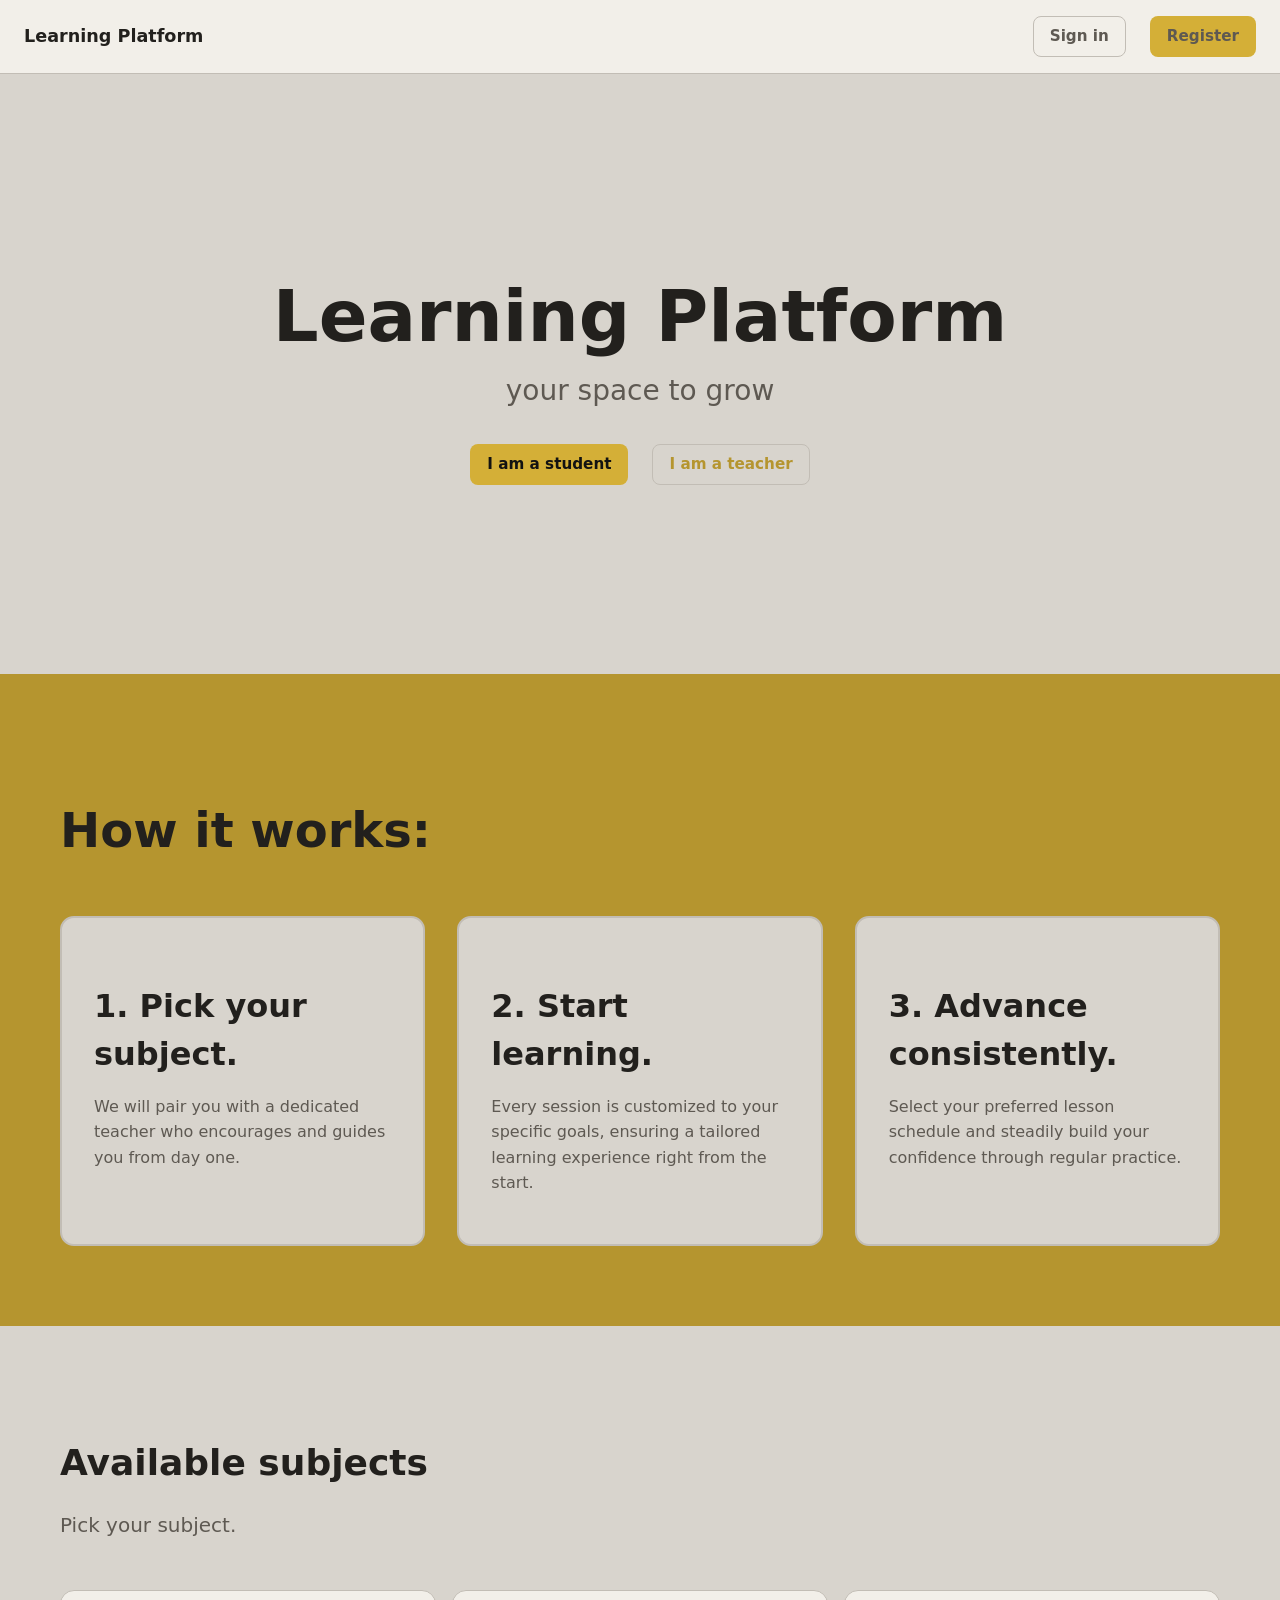
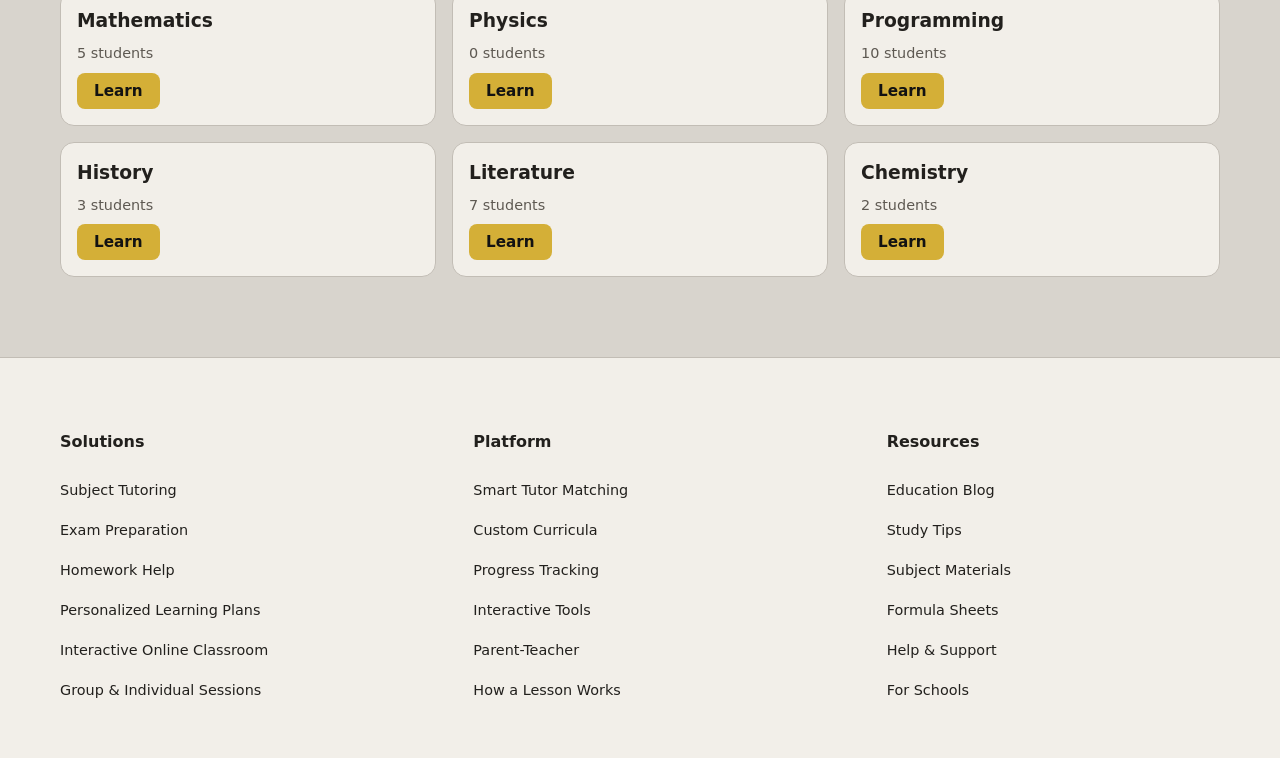
<file: pages/index.html>
<!DOCTYPE html>
<html lang="en-US">
<head>
  <meta charset="UTF-8">
  <meta name="viewport" content="width=device-width, initial-scale=1.0">
  <title>Index - Learnplat</title>
  <link rel="stylesheet" href="../css/styles.css">
  <script src="../js/script.js" defer></script>
</head>
<body>
  <header class="navbar">
    <a href="index.html" class="navbar__logo">Learning Platform</a>
    <nav>
      <ul class="navbar__links">
        <li><a href="login.html" class="button button-secondary" type="button">Sign in</a></il>
        <li><a class="button button-primary" type="button">Register</a></il>
      </ul>
    </nav>
  </header>

  <section class="hero">
    <h1 class="hero__title">Learning Platform</h1>
    <p class="hero__subtitle">your space to grow</p>
    <div class="hero__buttons">
      <a href="login.html" class="button button-primary" type="button">I am a student</a>
      <a href="login.html" class="button button-secondary" type="button">I am a teacher</a>
    </div>
  </section>

  <!-- How it works section -->
  <section class="how-it-works">
    <h2 class="how-it-works__title">How it works:</h2>
    <div class="steps__grid">
      <div class="steps__card">
        <h3 class="steps__title">1. Pick your subject.</h3>
        <p class="steps__description">We will pair you with a dedicated teacher who encourages and guides you from day one.</p>
      </div>
      <div class="steps__card">
        <h3 class="steps__title">2. Start learning.</h3>
        <p class="steps__description">Every session is customized to your specific goals, ensuring a tailored learning experience right from the start.</p>
      </div>
      <div class="steps__card">
        <h3 class="steps__title">3. Advance consistently.</h3>
        <p class="steps__description">Select your preferred lesson schedule and steadily build your confidence through regular practice.</p>
      </div>
    </div>
  </section>  
  
  <!-- Subjects Section -->
  <section class="subjects">
    <h2 class="subjects__heading">Available subjects</h2>
    <p class="subjects__subheading">Pick your subject.</p>
    <section class="dashboard-grid" aria-label="Available subjects" id="index-grid">
    </section>
  </section>

  <!-- Footer -->
  <footer class="footer">
    <div class="footer__columns">
      <div class="footer__column">
        <h4 class="footer__column-title">Solutions</h4>
        <ul class="footer__list">
          <li class="footer__item"><a href="#" class="footer__link">Subject Tutoring</a></li>
          <li class="footer__item"><a href="#" class="footer__link">Exam Preparation</a></li>
          <li class="footer__item"><a href="#" class="footer__link">Homework Help</a></li>
          <li class="footer__item"><a href="#" class="footer__link">Personalized Learning Plans</a></li>
          <li class="footer__item"><a href="#" class="footer__link">Interactive Online Classroom</a></li>
          <li class="footer__item"><a href="#" class="footer__link">Group & Individual Sessions</a></li>
        </ul>
      </div>
      <div class="footer__column">
        <h4 class="footer__column-title">Platform</h4>
        <ul class="footer__list">
          <li class="footer__item"><a href="#" class="footer__link">Smart Tutor Matching</a></li>
          <li class="footer__item"><a href="#" class="footer__link">Custom Curricula</a></li>
          <li class="footer__item"><a href="#" class="footer__link">Progress Tracking</a></li>
          <li class="footer__item"><a href="#" class="footer__link">Interactive Tools</a></li>
          <li class="footer__item"><a href="#" class="footer__link">Parent-Teacher</a></li>
          <li class="footer__item"><a href="#" class="footer__link">How a Lesson Works</a></li>
        </ul>
      </div>
      <div class="footer__column">
        <h4 class="footer__column-title">Resources</h4>
        <ul class="footer__list">
          <li class="footer__item"><a href="#" class="footer__link">Education Blog</a></li>
          <li class="footer__item"><a href="#" class="footer__link">Study Tips</a></li>
          <li class="footer__item"><a href="#" class="footer__link">Subject Materials</a></li>
          <li class="footer__item"><a href="#" class="footer__link">Formula Sheets</a></li>
          <li class="footer__item"><a href="#" class="footer__link">Help & Support</a></li>
          <li class="footer__item"><a href="#" class="footer__link">For Schools</a></li>
        </ul>
      </div>
    </div>
  </footer>
</body>
</html>
</file>
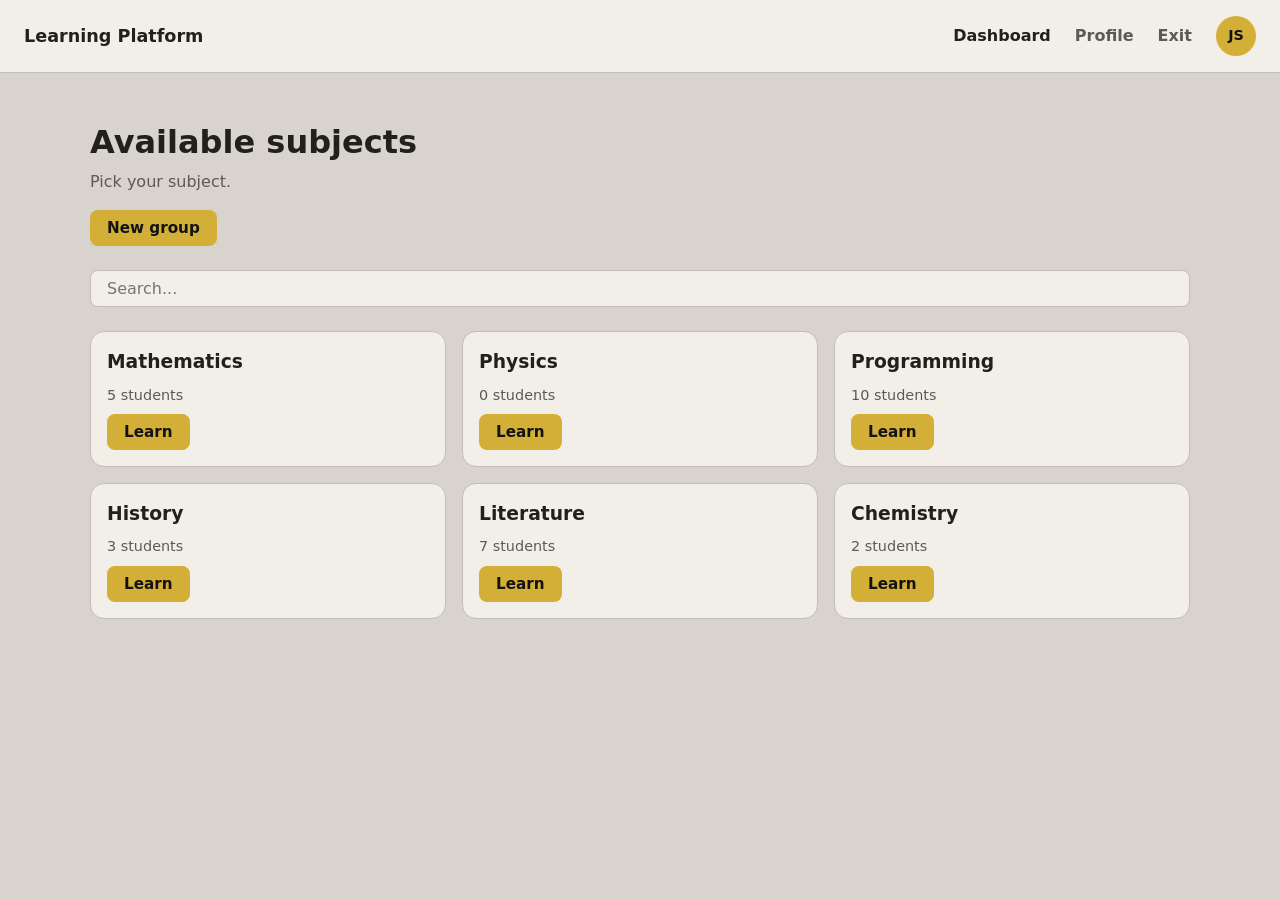
<file: pages/dashboard.html>
<!DOCTYPE html>
<html lang="en-US">
<head>
  <meta charset="UTF-8">
  <meta name="viewport" content="width=device-width, initial-scale=1.0">
  <title>Dashboard — Learnplat</title>
  <link rel="stylesheet" href="../css/styles.css">
  <script src="../js/script.js" defer></script>

</head>
<body>
  <header class="navbar">
    <a href="index.html" class="navbar__logo">Learning Platform</a>
    <nav>
      <ul class="navbar__links">
        <li><a href="dashboard.html" aria-current="page">Dashboard</a></li>
        <li><a href="profile.html">Profile</a></li>
        <li><a href="login.html">Exit</a></li>
        <li><a href="profile.html" class="avatar" aria-label="Go to profile">JS</a></li>
      </ul>
    </nav>
  </header>

  <main>
    <div class="page-header">
      <h1>Available subjects</h1>
      <p>Pick your subject.</p>
      <button class="button button-primary" type="button" id="button-new-group">New group</button><p></p>
    </div>

    <label for="search" class="search-label">Search</label>
    <input type="search" id="search" class="search" placeholder="Search...">

    <section class="dashboard-grid" aria-label="Available courses" id="dashboard-grid">
    </section>
  </main>
</body>
</html>
</file>
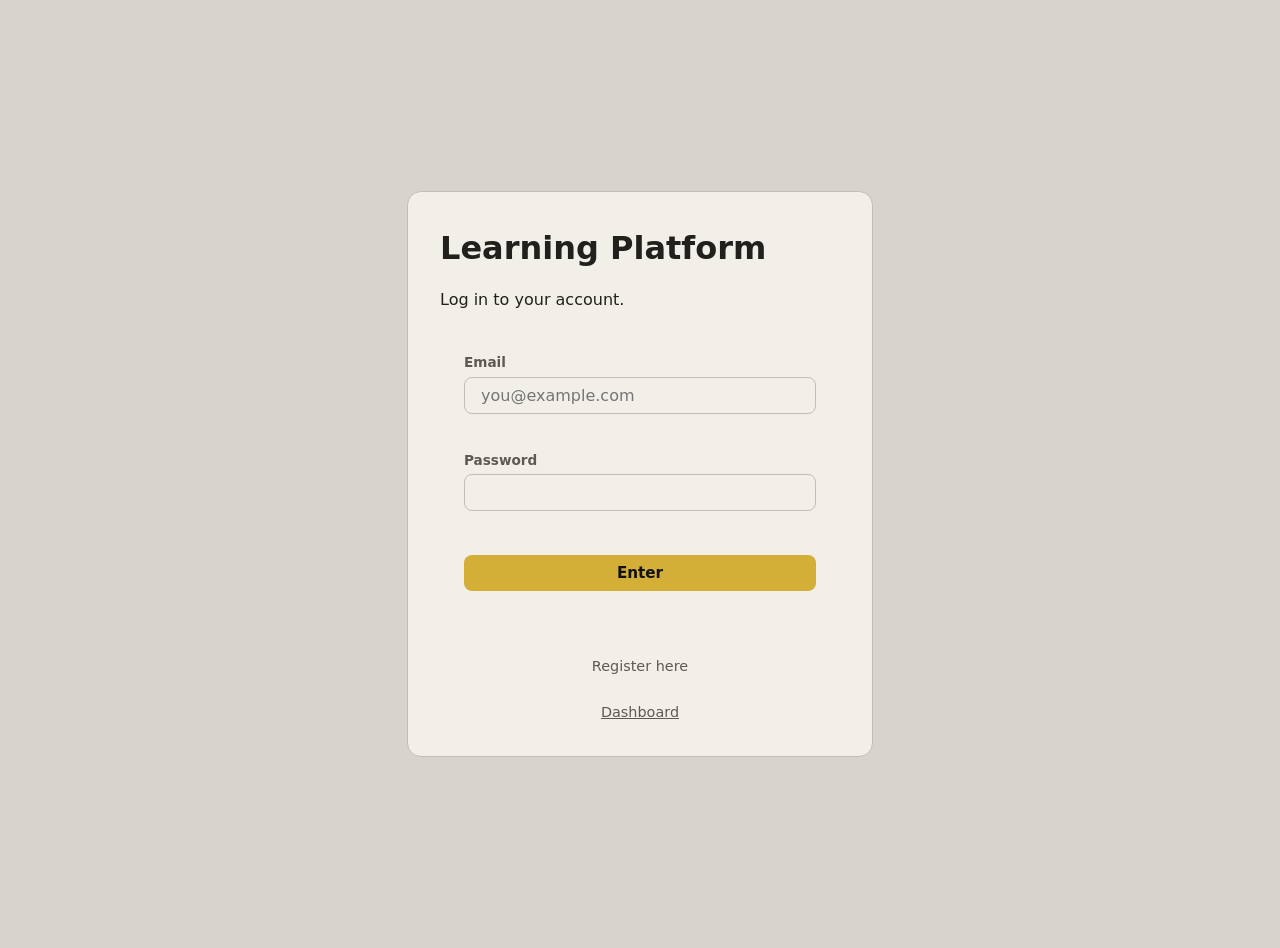
<file: pages/login.html>
<!DOCTYPE html>
<html lang="en-US">
<head>
  <meta charset="UTF-8">
  <meta name="viewport" content="width=device-width, initial-scale=1.0">
  <link rel="stylesheet" href="../css/styles.css">
  <script src="../js/script.js" defer></script>
  <title>Login — Learnplat</title>
</head>
<body>
  <div class="central-page">
    <div class="login-card">
      <header>
        <h1>Learning Platform</h1>
        <p>Log in to your account.</p>
      </header>
      <main>
        <form class="form-login" id="form-login" novalidate>
          <div class="field">
            <label for="email">Email</label>
            <input type="email" id="email" name="email" placeholder="you@example.com" required>
            <span class="error-field" id="error-email"></span>
          </div>
          <div class="field">
            <label for="password">Password</label>
            <input type="password" id="password" name="password" required>
            <span class="error-field" id="error-pass"></span>
          </div>
          <button type="submit" class="button button-primary">Enter</button>
          <p class="message-success" id="message-success"></p>
        </form>
      </main>
      <p class="form-footer">Register here</p>
      <a href="dashboard.html" class="form-footer">Dashboard</a>
    </div>
  </div>
</body>
</html>
</file>
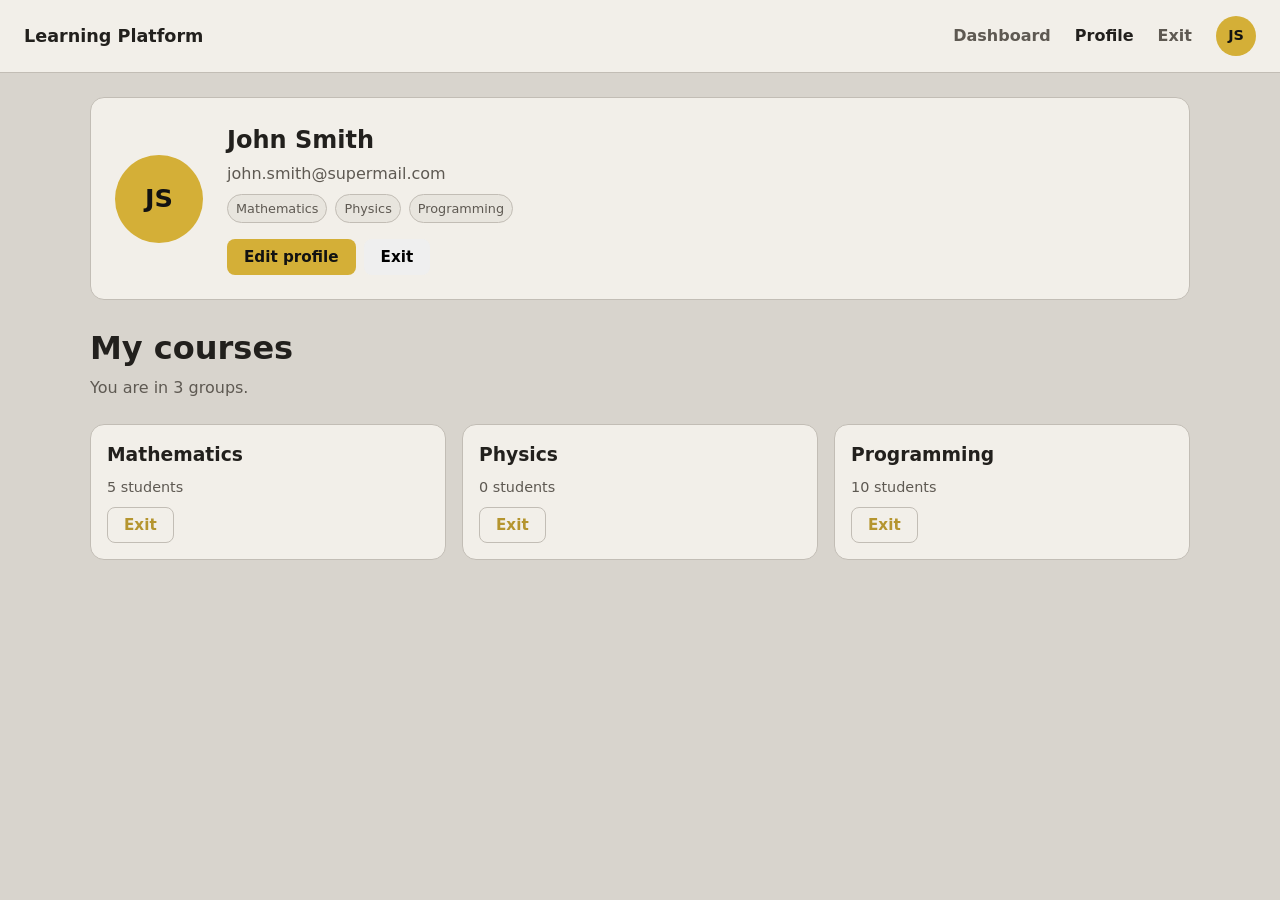
<file: pages/profile.html>
<!DOCTYPE html>
<html lang="en-US">
<head>
  <meta charset="UTF-8">
  <meta name="viewport" content="width=device-width, initial-scale=1.0">
  <title>Profile — Learnplat</title>
  <script src="../js/script.js" defer></script>
  <link rel="stylesheet" href="../css/styles.css">
</head>
<body>
  <header class="navbar">
    <a href="index.html" class="navbar__logo">Learning Platform</a>
    <nav>
      <ul class="navbar__links">
        <li><a href="dashboard.html">Dashboard</a></li>
        <li><a href="profile.html" aria-current="page">Profile</a></li>
        <li><a href="login.html">Exit</a></li>
        <li><a href="profile.html" class="avatar" aria-label="Go to profile">JS</a></li>
      </ul>
    </nav>
  </header>
  
  <main>
    <div class="profile-top">
      <div class="avatar-profile avatar--lg" aria-hidden="true">JS</div>
      <div class="profile-info">
        <h2 id="profile-name">Loading problem...</h2>
        <p id="profile-email"></p>
        <div class="tags" id="profile-tags"></div>
        <div class="profile-stock">
          <button class="button button-primary" type="button">Edit profile</button>
          <button class="button botton-secondary" type="button">Exit</button>
        </div>
      </div>
    </div>

    <div class="page-header">
      <h1>My courses</h1>
      <p id="profile-count">You participate in 0 groups.</p>
    </div>

    <section class="dashboard-grid" aria-label="Courses you participate in" id="profile-grid">      
    </section>
  </main>
</body>
</html>
</file>
<file: css/styles.css>
:root {

  /* Light — Pure White / Dark Bronze / Onyx */
  --color-bg: #D8D4CD;
  --color-surface: #F2EFE9;
  --color-surface-alt: #E8E5DE;
  --color-border: #C2BDB5;
  --color-primary: #D4AF37;
  --color-primary-hover: #B5952F;
  --color-text: #22201D;
  --color-text-muted: #5E5952;
  --color-on-primary: #121212;
  /* main page only */
  --color-bg2: #B5952F;
  --color-text2: #22201D;

            
  /* Typography */
  --font-family-base: system-ui, -apple-system, "Segoe UI", Roboto, sans-serif;
  --font-size-base: 1rem;
  --font-weight-bold: 700;

  /* Spacing */
  --spacing-xs: 4px;
  --spacing-sm: 8px;
  --spacing-md: 16px;
  --spacing-lg: 24px;
  --spacing-xl: 32px;

  /* Radius */
  --radius-md: 8px;
  --radius-lg: 14px;
}

@media (prefers-color-scheme: dark) {
  :root {
    --color-bg: #121212;
    --color-surface: #1E1E1E;
    --color-surface-alt: #2A2A2A;
    --color-border: #333333;
    --color-primary: #D4AF37;
    --color-primary-hover: #B5952F;
    --color-text: #E8E8E8;
    --color-text-muted: #A0A0A0;
    --color-on-primary: #121212;
    /* main page only */
    --color-bg2: #1E1E1E;
    --color-text2: #D4AF37;
  }
}

body {
  margin: 0;
  font-family: var(--font-family-base);
  font-size: var(--font-size-base);
  background-color: var(--color-bg);
  color: var(--color-text);
  line-height: 1.5;
}

a {
  color: var(--color-primary-hover);
}

input {
  padding: 8px;
}

/* ---------- Navbar ---------- */

.navbar {
  display: flex;
  justify-content: space-between;
  align-items: center;
  padding: var(--spacing-md) var(--spacing-lg);
  background-color: var(--color-surface);
  border-bottom: 1px solid var(--color-border);
}

.navbar__logo {
  font-weight: var(--font-weight-bold);
  font-size: 1.1rem;
  text-decoration: none;
  color: var(--color-text);
}

.navbar__logo:hover {
  opacity: 0.7;
}

.navbar__links {
  display: flex;
  align-items: center;
  gap: var(--spacing-lg);
  list-style: none;
  margin: 0;
  padding: 0;
}

.navbar__links a {
  text-decoration: none;
  color: var(--color-text-muted);
  font-weight: 600;
}

.navbar__links a:hover {
  opacity: 0.7;
}

.navbar__links a[aria-current="page"] {
  color: var(--color-text);
}

a.avatar {
  width: 40px;
  height: 40px;
  border-radius: 50%;
  background-color: var(--color-primary);
  color: var(--color-on-primary);
  display: flex;
  align-items: center;
  justify-content: center;
  font-weight: var(--font-weight-bold);
  font-size: 0.9rem;
  text-decoration: none;
}

.search-label {
  position: absolute;
  width: 1px;
  height: 1px;
  padding: 0;
  margin: -1px;
  overflow: hidden;
  clip: rect(0, 0, 0, 0);
  white-space: nowrap;
  border: 0;
}

/* ---------------------------------------- */

/* ---------- Buttons ---------- */

button, .button {
  display: inline-flex;
  align-items: center;
  justify-content: center;
  padding: var(--spacing-sm) var(--spacing-md);
  border-radius: var(--radius-md);
  border: 1px solid transparent;
  font-family: inherit;
  font-size: 0.95rem;
  font-weight: 600;
  cursor: pointer;
  text-decoration: none;
}

.button-primary {
  background-color: var(--color-primary);
  color: var(--color-on-primary);
}

.button-primary:hover {
  background-color: var(--color-primary-hover);
}

.button-secondary {
  background-color: transparent;
  color: var(--color-primary-hover);
  border-color: var(--color-border);
}

.button-secondary:hover {
  background-color: var(--color-surface-alt);
}

.button:focus-visible,
a:focus-visible,
input:focus-visible {
  outline: 2px solid var(--color-primary-hover);
  outline-offset: 2px;
}

/* ---------------------------------------- */

/* ---------- Main page (index) ---------- */
.hero {
  display: flex;
  flex-direction: column;
  align-items: center;
  justify-content: center;
  min-height: 37.5rem; /* 600px */
  text-align: center;
  padding: 0;
}

.hero__title {
  font-size: 4.5rem; /* 72px */
  font-weight: var(--font-weight-bold);
  margin: 0;
}

.hero__subtitle {
  font-size: 1.75rem; /* 28px */
  font-weight: 300;
  color: var(--color-text-muted);
  margin: 0 0 var(--spacing-xl) 0;
}

.hero__buttons {
  display: flex;
  gap: var(--spacing-lg);
}

/* ---------- How It Works ---------- */
.how-it-works {
  padding: 5rem 3.75rem; /* 80px 60px */
  background-color: var(--color-bg2);
}

.how-it-works__title {
  font-size: 3rem; /* 48px */
  font-weight: var(--font-weight-bold);
  color: var(--color-text2);
  margin-bottom: 3.125rem; /* 50px */
}

.steps__grid {
  display: grid;
  gap: var(--spacing-xl);
}

@media (min-width: 375px) {
  .steps__grid { grid-template-columns: repeat(1, 1fr); }
}
@media (min-width: 768px) {
  .steps__grid { grid-template-columns: repeat(2, 1fr); }
}
@media (min-width: 1200px) {
  .steps__grid { grid-template-columns: repeat(3, 1fr); }
}

.steps__card {
  border: 2px solid var(--color-border);
  border-radius: var(--radius-lg);
  padding: var(--spacing-xl);
  background: var(--color-bg);
}

.steps__title {
  font-size: 2rem; /* 32px */
  font-weight: var(--font-weight-bold);
  color: var(--color-text2);
  margin-bottom: var(--spacing-md);
}

.steps__description {
  font-size: 1rem; /* 16px */
  color: var(--color-text-muted);
  line-height: 1.6;
  margin-bottom: var(--spacing-md);
}

/* ---------- Subjects ---------- */
.subjects {
  padding: 5rem 3.75rem; /* 80px 60px */
  background-color: var(--color-bg);
}

.subjects__heading {
  font-size: 2.25rem; /* 36px */
  font-weight: var(--font-weight-bold);
  margin-bottom: var(--spacing-sm);
}

.subjects__subheading {
  font-size: 1.25rem; /* 20px */
  color: var(--color-text-muted);
  margin-bottom: 3.125rem; /* 50px */
}

/* ---------- Footer ---------- */
.footer {
  border-top: 1px solid var(--color-border);
  padding: 3.125rem 3.75rem 2.5rem; /* 50px 60px 40px */
  background-color: var(--color-surface);
}

.footer__columns {
  display: grid;
  gap: 2.5rem; /* 40px */
  max-width: 1200px;
  margin: 0 auto;
}

@media (min-width: 768px) {
  .footer__columns {
    grid-template-columns: repeat(3, 1fr);
    gap: 3.75rem; /* 60px */
  }
}

@media (min-width: 1200px) {
  .footer__columns {
    grid-template-columns: repeat(3, 1fr);
    gap: 5rem; /* 80px */
  }
}

.footer__column-title {
  font-size: 1rem; /* 16px */
  font-weight: var(--font-weight-bold);
  margin-bottom: var(--spacing-lg);
}

.footer__list {
  list-style: none;
  padding: 0;
  margin: 0;
}

.footer__item {
  margin-bottom: var(--spacing-md);
}

.footer__link {
  color: var(--color-text);
  text-decoration: none;
  font-size: 0.9rem;
  transition: opacity 0.3s;
}

.footer__link:hover {
  opacity: 0.7;
}

/* ---------- Form (Login) ---------- */

.central-page {
  min-height: calc(100vh - 0px);
  display: flex;
  align-items: center;
  justify-content: center;
  padding: var(--spacing-lg);
}

.login-card {
  width: 100%;
  max-width: 400px;
  background-color: var(--color-surface);
  border: 1px solid var(--color-border);
  border-radius: var(--radius-lg);
  padding: var(--spacing-xl);
}

.login-card h1 {
  margin-top: 0;
  margin-bottom: var(--spacing-xs);
}

.login-card > p {
  margin-top: 0;
  color: var(--color-text-muted);
  margin-bottom: var(--spacing-lg);
}

.form-login {
  display: flex;
  flex-direction: column;
  gap: var(--spacing-md);
}

.field {
  display: flex;
  flex-direction: column;
  gap: var(--spacing-xs);
}

.field label {
  font-size: 0.85rem;
  font-weight: 600;
  color: var(--color-text-muted);
}

.field input {
  font-family: inherit;
  font-size: 1rem;
  padding: var(--spacing-sm) var(--spacing-md);
  border-radius: var(--radius-md);
  border: 1px solid var(--color-border);
  background-color: var(--color-surface);
  color: var(--color-text);
}

.form-login .button-primary {
  margin-top: var(--spacing-sm);
}

.form-footer {
  display: block;
  margin-top: var(--spacing-lg);
  text-align: center;
  font-size: 0.9rem;
  color: var(--color-text-muted);
}

/* ---------------------------------------- */

/* ---------- General layout of the inner pages ---------- */

main {
  padding: var(--spacing-lg);
  max-width: 1100px;
  margin: 0 auto;
}

.page-header {
  margin-bottom: var(--spacing-lg);
}

.page-header h1 {
  margin-bottom: var(--spacing-xs);
}

.page-header p {
  color: var(--color-text-muted);
  margin-top: 0;
}

/* ---------------------------------------- */
/* ---------- Search (Dashboard) ---------- */

.search {
  width: 100%;
  padding: var(--spacing-sm) var(--spacing-md);
  border-radius: var(--radius-md);
  border: 1px solid var(--color-border);
  background-color: var(--color-surface);
  color: var(--color-text);
  font-family: inherit;
  font-size: 1rem;
  margin-bottom: var(--spacing-lg);
}

/* ---------------------------------------- */

/* ---------- Cards Grid (Dashboard) ---------- */

.dashboard-grid {
  display: grid;
  gap: var(--spacing-md);
}

@media (min-width: 375px) {
  .dashboard-grid {
    grid-template-columns: repeat(1, 1fr);
  }
}

@media (min-width: 768px) {
  .dashboard-grid {
    grid-template-columns: repeat(2, 1fr);
  }
}
 
@media (min-width: 1200px) {
  .dashboard-grid {
    grid-template-columns: repeat(3, 1fr);
  }
}

.card {
  display: flex;
  flex-direction: column;
  gap: var(--spacing-sm);
  padding: var(--spacing-md);
  background-color: var(--color-surface);
  border: 1px solid var(--color-border);
  border-radius: var(--radius-lg);
}

.card h3 {
  margin: 0;
}

.card p {
  margin: 0;
  color: var(--color-text-muted);
  font-size: 0.9rem;
  flex-grow: 1;
}

.card .button {
  align-self: flex-start;
}

/* ---------- Profile ---------- */

.profile-top {
  display: flex;
  align-items: center;
  gap: var(--spacing-lg);
  padding: var(--spacing-lg);
  background-color: var(--color-surface);
  border: 1px solid var(--color-border);
  border-radius: var(--radius-lg);
  margin-bottom: var(--spacing-lg);
  flex-wrap: wrap;
}

.profile-info h2 {
  margin: 0 0 var(--spacing-xs) 0;
}

.profile-info p {
  margin: 0;
  color: var(--color-text-muted);
}

.profile-stock {
  display: flex;
  gap: var(--spacing-sm);
  margin-top: var(--spacing-md);
  flex-wrap: wrap;
}

.tags {
  display: flex;
  gap: var(--spacing-sm);
  flex-wrap: wrap;
  margin-top: var(--spacing-sm);
}

.tag {
  padding: var(--spacing-xs) var(--spacing-sm);
  background-color: var(--color-surface-alt);
  border: 1px solid var(--color-border);
  border-radius: 999px;
  font-size: 0.8rem;
  color: var(--color-text-muted);
}

.avatar-profile {
  width: 40px;
  height: 40px;
  border-radius: 50%;
  background-color: var(--color-primary);
  color: var(--color-on-primary);
  display: flex;
  align-items: center;
  justify-content: center;
  font-weight: var(--font-weight-bold);
  font-size: 0.9rem;
  text-decoration: none;
}

.avatar--lg {
  width: 88px;
  height: 88px;
  font-size: 1.6rem;
}

/* ---------- Validation (Login) ---------- */

.error-field {
  display: block;
  min-height: 1.1em;
  color: #9c3b2e;
  font-size: 0.8rem;
  margin-top: 2px;
}

.message-success {
  color: #3f7d3c;
  font-size: 0.9rem;
  text-align: center;
  margin: var(--spacing-sm) 0 0 0;
  min-height: 1.2em;
}

/* ------------------------------------------- */
</file>
